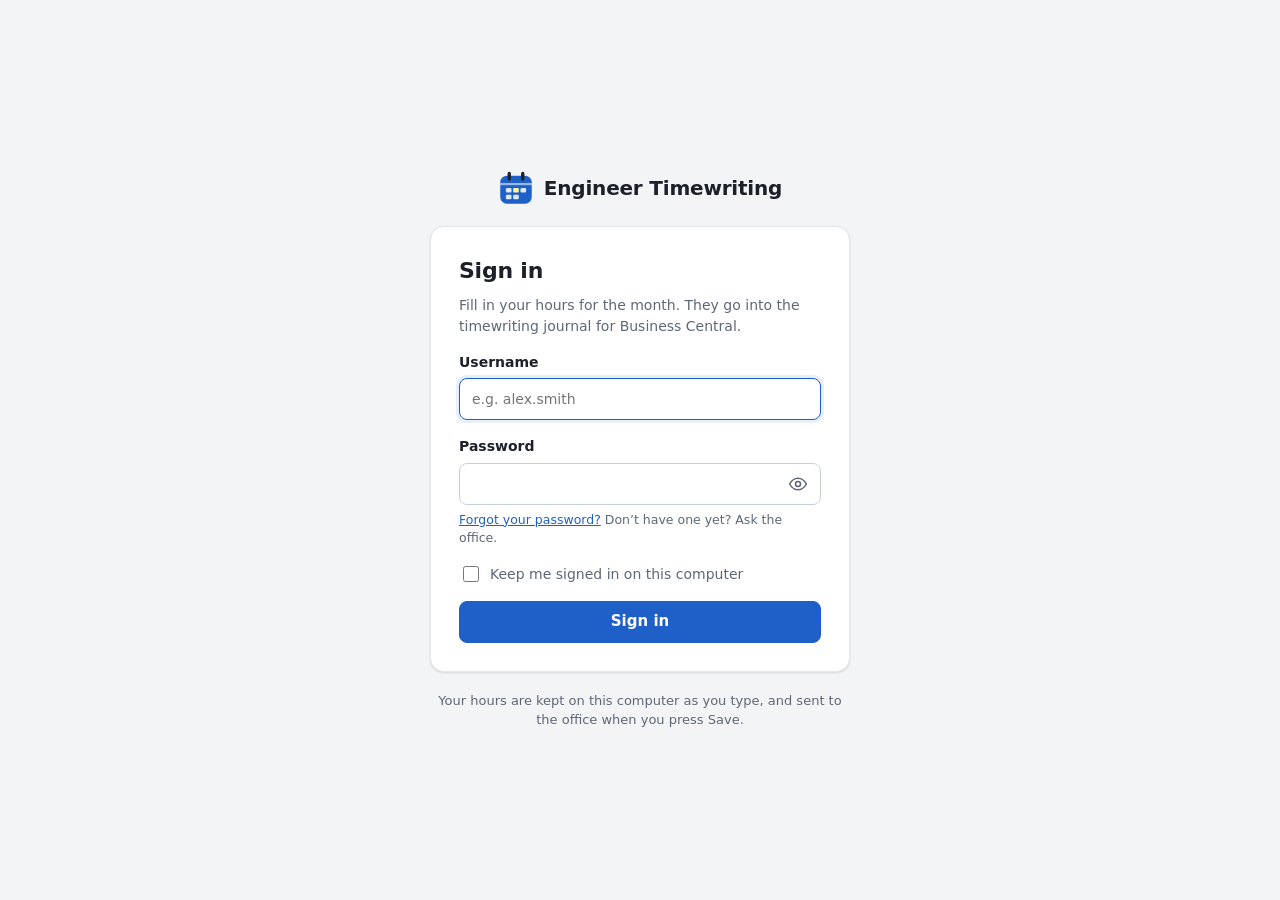
<file: site/index.html>
<!doctype html>
<html lang="en">
<head>
  <meta charset="utf-8">
  <meta name="viewport" content="width=device-width, initial-scale=1">
  <meta http-equiv="Content-Security-Policy" content="default-src 'none'; script-src 'self'; style-src 'self'; img-src 'self' data:; connect-src 'self' https://api.github.com; object-src 'none'; base-uri 'none'; form-action 'none'; frame-src 'none'; worker-src 'none'; manifest-src 'none'; require-trusted-types-for 'script'; trusted-types 'none'; upgrade-insecure-requests">
  <meta name="referrer" content="no-referrer">
  <meta name="robots" content="noindex">
  <title>Sign in · Engineer Timewriting</title>
  <link rel="icon" href="assets/favicon.svg" type="image/svg+xml">
  <link rel="stylesheet" href="assets/styles.css">
  <script type="module" src="assets/signin.js"></script>
</head>
<body class="signin-page">
  <main class="signin">
    <div class="brand brand-lg">
      <svg viewBox="0 0 32 32" aria-hidden="true"><rect class="bm-bg" x="2" y="5" width="28" height="25" rx="6"/><path class="bm-line" d="M2 12.5h28"/><path class="bm-pin" d="M10 3v5M22 3v5"/><rect class="bm-cell" x="7" y="16" width="5" height="4" rx="1"/><rect class="bm-cell bm-hot" x="13.5" y="16" width="5" height="4" rx="1"/><rect class="bm-cell" x="20" y="16" width="5" height="4" rx="1"/><rect class="bm-cell" x="7" y="22" width="5" height="4" rx="1"/><rect class="bm-cell" x="13.5" y="22" width="5" height="4" rx="1"/></svg>
      <span>Engineer Timewriting</span>
    </div>
    <form id="signin-form" class="card signin-card" novalidate>
      <h1>Sign in</h1>
      <p class="muted">Fill in your hours for the month. They go into the timewriting journal for Business Central.</p>
      <label class="field">
        <span>Username</span>
        <input id="username" name="username" autocomplete="username" autocapitalize="none" spellcheck="false" maxlength="40" placeholder="e.g. alex.smith" required>
      </label>
      <label class="field">
        <span>Password</span>
        <span class="password-wrap">
          <input id="password" name="password" type="password" autocomplete="current-password" required>
          <button id="peek" class="peek-btn" type="button" aria-label="Hold to show the password" title="Hold to show the password">
            <svg viewBox="0 0 24 24" aria-hidden="true"><path class="eye" d="M2 12s3.6-7 10-7 10 7 10 7-3.6 7-10 7S2 12 2 12z"/><circle class="eye" cx="12" cy="12" r="3"/><path class="slash" d="M4 4l16 16"/></svg>
          </button>
        </span>
        <small><a href="forgot.html">Forgot your password?</a> Don’t have one yet? Ask the office.</small>
      </label>
      <label class="check"><input id="remember" type="checkbox"> Keep me signed in on this computer</label>
      <p id="message" class="form-message" role="alert" hidden></p>
      <button id="submit" class="btn btn-primary btn-block" type="submit">Sign in</button>
    </form>
    <p class="signin-foot muted">Your hours are kept on this computer as you type, and sent to the office when you press Save.</p>
  </main>
</body>
</html>
</file>
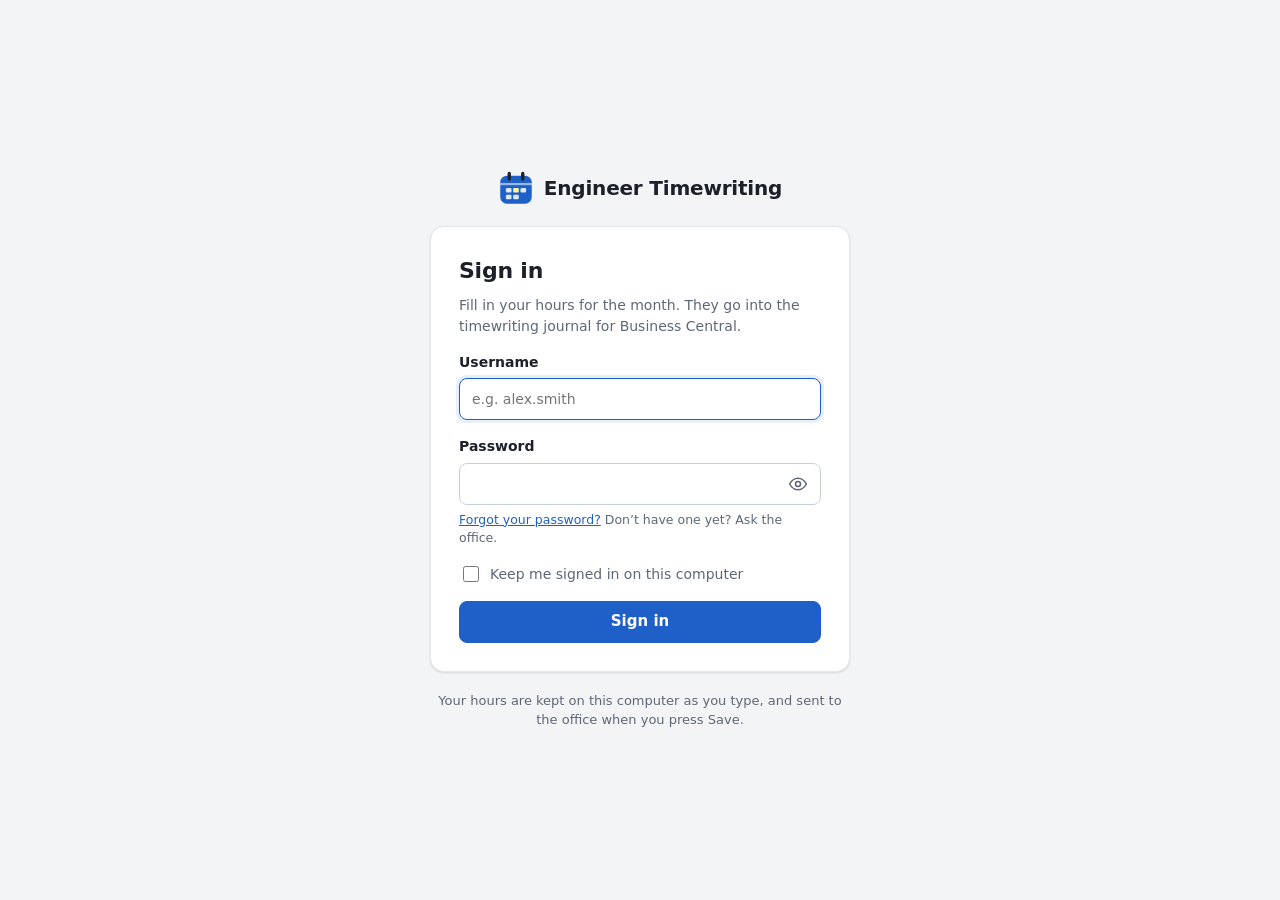
<file: site/admin.html>
<!doctype html>
<html lang="en">
<head>
  <meta charset="utf-8">
  <meta name="viewport" content="width=device-width, initial-scale=1">
  <meta http-equiv="Content-Security-Policy" content="default-src 'none'; script-src 'self'; style-src 'self'; img-src 'self' data:; connect-src 'self' https://api.github.com; object-src 'none'; base-uri 'none'; form-action 'none'; frame-src 'none'; worker-src 'none'; manifest-src 'none'; require-trusted-types-for 'script'; trusted-types 'none'; upgrade-insecure-requests">
  <meta name="referrer" content="no-referrer">
  <meta name="robots" content="noindex">
  <title>Admin · Engineer Timewriting</title>
  <link rel="icon" href="assets/favicon.svg" type="image/svg+xml">
  <link rel="stylesheet" href="assets/styles.css">
  <script type="module" src="assets/admin.js"></script>
</head>
<body class="home-page">
  <header class="topbar">
    <a class="brand" href="admin.html">
      <svg viewBox="0 0 32 32" aria-hidden="true"><rect class="bm-bg" x="2" y="5" width="28" height="25" rx="6"/><path class="bm-line" d="M2 12.5h28"/><path class="bm-pin" d="M10 3v5M22 3v5"/><rect class="bm-cell" x="7" y="16" width="5" height="4" rx="1"/><rect class="bm-cell bm-hot" x="13.5" y="16" width="5" height="4" rx="1"/><rect class="bm-cell" x="20" y="16" width="5" height="4" rx="1"/><rect class="bm-cell" x="7" y="22" width="5" height="4" rx="1"/><rect class="bm-cell" x="13.5" y="22" width="5" height="4" rx="1"/></svg>
      <span>Engineer Timewriting</span>
    </a>
    <span class="topbar-title">Admin</span>
    <div class="user">
      <a id="timesheets-link" class="btn btn-sm" href="home.html" hidden>My timesheets</a>
      <span id="user-name" class="user-name"></span>
      <a class="btn btn-ghost btn-sm" href="settings.html">Settings</a>
      <a class="btn btn-ghost btn-sm" href="index.html?signout=1">Sign out</a>
    </div>
  </header>

  <main class="home home-wide">
    <div id="notices" class="notices" aria-live="polite"></div>

    <section id="jobs-card" class="card admin-card" aria-labelledby="jobs-title">
      <div class="card-head">
        <h1 id="jobs-title">Job list</h1>
        <p id="jobs-current" class="muted">Loading…</p>
      </div>
      <div class="card-body">
        <label id="dropzone" class="dropzone">
          <input id="report-file" class="sr-only" type="file" accept=".xlsx,application/vnd.openxmlformats-officedocument.spreadsheetml.sheet">
          <span class="dropzone-icon" aria-hidden="true">⇪</span>
          <strong>Upload a new Job Task Overview report</strong>
          <span class="muted">Drop the .xlsx exported from Business Central here, or click to choose it. It replaces the current report.</span>
        </label>
        <ol id="upload-steps" class="steps" aria-live="polite" hidden></ol>
      </div>
    </section>

    <section id="staff-card" class="card admin-card" aria-labelledby="staff-title">
      <div class="card-head">
        <h2 id="staff-title">Engineers</h2>
        <p class="muted">Who can sign in to fill in timesheets, and the recharge rate (per hour) used in their journal lines. Changes apply to every month that isn’t closed.</p>
      </div>
      <div id="staff" class="card-body"><p class="muted">Loading…</p></div>
    </section>

    <section id="journals-card" class="card admin-card" aria-labelledby="journals-title">
      <div class="card-head">
        <h2 id="journals-title">Journals</h2>
        <p class="muted">Rebuilt automatically each time an engineer saves. Download the CSV to upload to Business Central, then <strong>Close</strong> the month: that freezes its journal, so later changes to timesheets or rates don’t alter it.</p>
        <label class="check workbook-option"><input id="include-empty" type="checkbox" checked> Include jobs with no hours in the engineer workbooks</label>
      </div>
      <div id="journals" class="card-body"><p class="muted">Loading…</p></div>
    </section>
  </main>
</body>
</html>
</file>
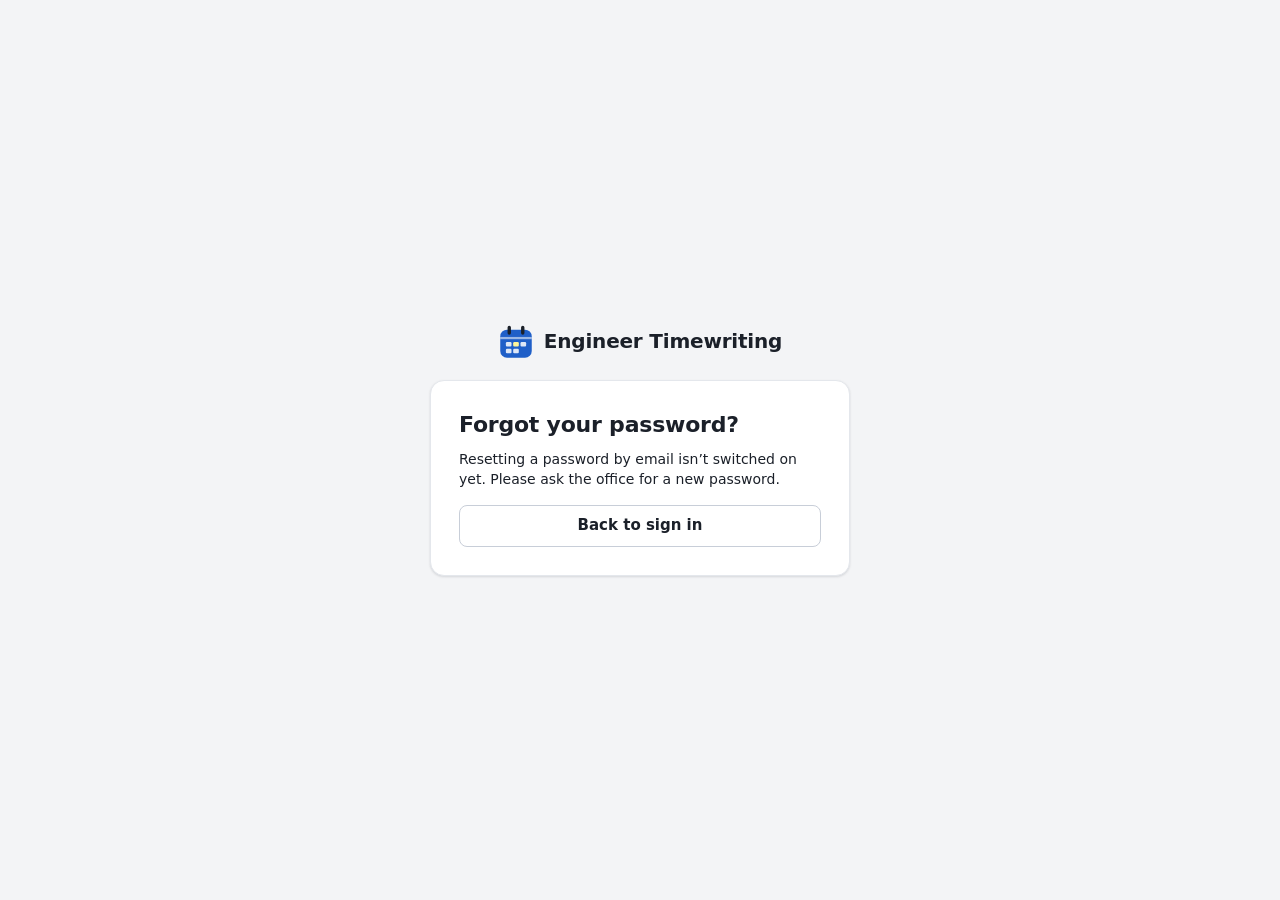
<file: site/forgot.html>
<!doctype html>
<html lang="en">
<head>
  <meta charset="utf-8">
  <meta name="viewport" content="width=device-width, initial-scale=1">
  <meta http-equiv="Content-Security-Policy" content="default-src 'none'; script-src 'self'; style-src 'self'; img-src 'self' data:; connect-src 'self' https://script.google.com https://script.googleusercontent.com; object-src 'none'; base-uri 'none'; form-action 'none'; frame-src 'none'; worker-src 'none'; manifest-src 'none'; require-trusted-types-for 'script'; trusted-types 'none'; upgrade-insecure-requests">
  <meta name="referrer" content="no-referrer">
  <meta name="robots" content="noindex">
  <title>Forgot your password · Engineer Timewriting</title>
  <link rel="icon" href="assets/favicon.svg" type="image/svg+xml">
  <link rel="stylesheet" href="assets/styles.css">
  <script type="module" src="assets/forgot.js"></script>
</head>
<body class="signin-page">
  <main class="signin">
    <div class="brand brand-lg">
      <svg viewBox="0 0 32 32" aria-hidden="true"><rect class="bm-bg" x="2" y="5" width="28" height="25" rx="6"/><path class="bm-line" d="M2 12.5h28"/><path class="bm-pin" d="M10 3v5M22 3v5"/><rect class="bm-cell" x="7" y="16" width="5" height="4" rx="1"/><rect class="bm-cell bm-hot" x="13.5" y="16" width="5" height="4" rx="1"/><rect class="bm-cell" x="20" y="16" width="5" height="4" rx="1"/><rect class="bm-cell" x="7" y="22" width="5" height="4" rx="1"/><rect class="bm-cell" x="13.5" y="22" width="5" height="4" rx="1"/></svg>
      <span>Engineer Timewriting</span>
    </div>
    <form id="forgot-form" class="card signin-card" novalidate>
      <h1>Forgot your password?</h1>
      <p class="muted">Enter your username and we’ll email you a link to choose a new password. It goes to the email address the office has for you.</p>
      <label class="field">
        <span>Username</span>
        <input id="username" name="username" autocomplete="username" autocapitalize="none" spellcheck="false" maxlength="40" placeholder="e.g. alex.smith" required>
        <small>Usually your first and last name with a dot between, like alex.smith.</small>
      </label>
      <p id="message" class="form-message" role="alert" hidden></p>
      <button id="submit" class="btn btn-primary btn-block" type="submit">Email me a reset link</button>
      <p class="signin-alt"><a href="index.html">Back to sign in</a></p>
    </form>
    <section id="sent" class="card signin-card" hidden aria-labelledby="sent-title">
      <h1 id="sent-title">Check your email</h1>
      <p>If <strong id="sent-user"></strong> has an email address with the office, a link to choose a new password is on its way.</p>
      <ul class="plain-list muted">
        <li>It usually arrives within a couple of minutes. Check your junk folder too.</li>
        <li>The link works once, for an hour. Your old password keeps working until you use it.</li>
        <li>Nothing arrived? Ask the office for a new password.</li>
      </ul>
      <a class="btn btn-block" href="index.html">Back to sign in</a>
    </section>
    <section id="off" class="card signin-card" hidden>
      <h1>Forgot your password?</h1>
      <p>Resetting a password by email isn’t switched on yet. Please ask the office for a new password.</p>
      <a class="btn btn-block" href="index.html">Back to sign in</a>
    </section>
  </main>
</body>
</html>
</file>
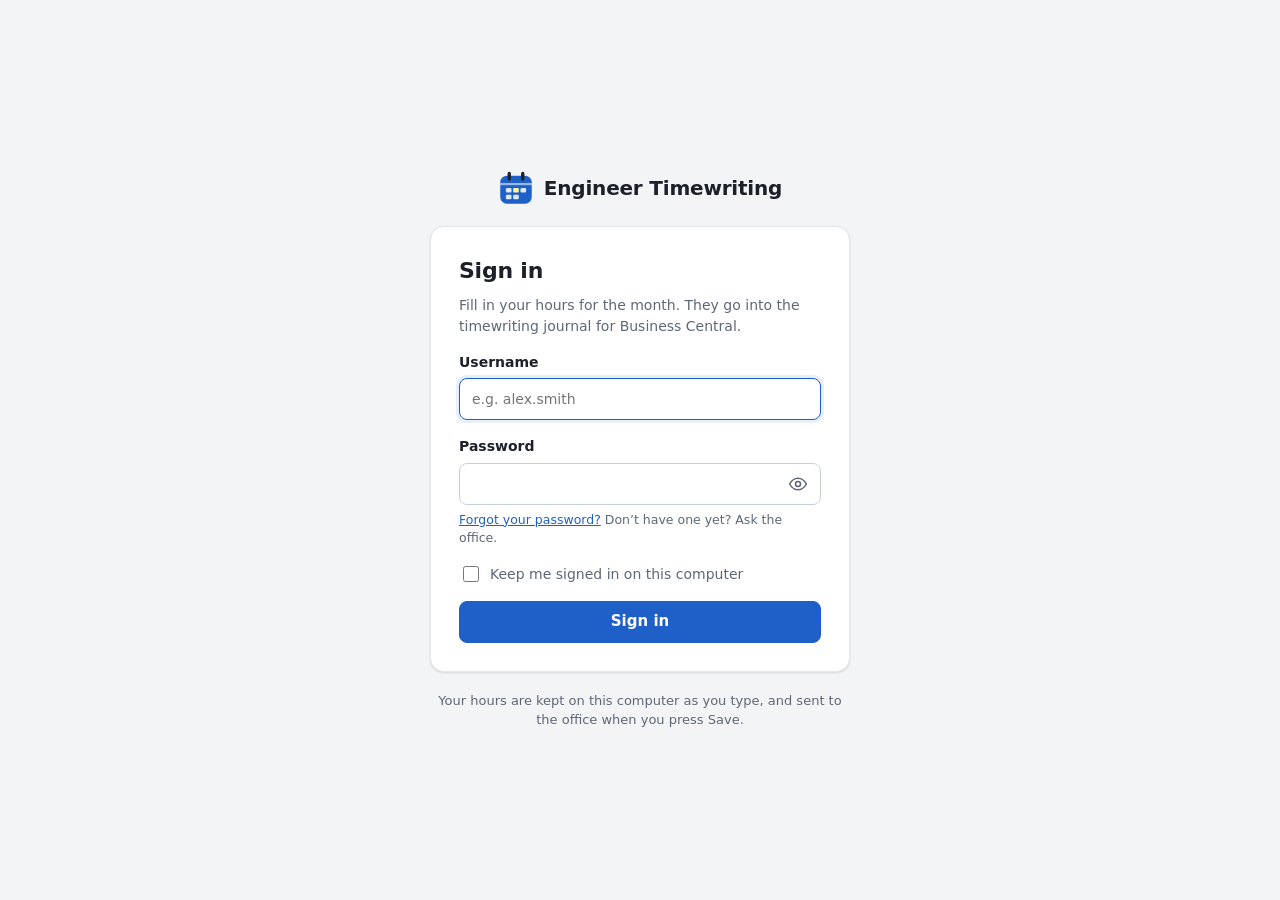
<file: site/home.html>
<!doctype html>
<html lang="en">
<head>
  <meta charset="utf-8">
  <meta name="viewport" content="width=device-width, initial-scale=1">
  <meta http-equiv="Content-Security-Policy" content="default-src 'none'; script-src 'self'; style-src 'self'; img-src 'self' data:; connect-src 'self' https://api.github.com; object-src 'none'; base-uri 'none'; form-action 'none'; frame-src 'none'; worker-src 'none'; manifest-src 'none'; require-trusted-types-for 'script'; trusted-types 'none'; upgrade-insecure-requests">
  <meta name="referrer" content="no-referrer">
  <meta name="robots" content="noindex">
  <title>My timesheets · Engineer Timewriting</title>
  <link rel="icon" href="assets/favicon.svg" type="image/svg+xml">
  <link rel="stylesheet" href="assets/styles.css">
  <script type="module" src="assets/home.js"></script>
</head>
<body class="home-page">
  <header class="topbar">
    <a class="brand" href="home.html">
      <svg viewBox="0 0 32 32" aria-hidden="true"><rect class="bm-bg" x="2" y="5" width="28" height="25" rx="6"/><path class="bm-line" d="M2 12.5h28"/><path class="bm-pin" d="M10 3v5M22 3v5"/><rect class="bm-cell" x="7" y="16" width="5" height="4" rx="1"/><rect class="bm-cell bm-hot" x="13.5" y="16" width="5" height="4" rx="1"/><rect class="bm-cell" x="20" y="16" width="5" height="4" rx="1"/><rect class="bm-cell" x="7" y="22" width="5" height="4" rx="1"/><rect class="bm-cell" x="13.5" y="22" width="5" height="4" rx="1"/></svg>
      <span>Engineer Timewriting</span>
    </a>
    <span></span>
    <div class="user">
      <a id="admin-link" class="btn btn-sm" href="admin.html" hidden>Admin</a>
      <span id="user-name" class="user-name"></span>
      <a class="btn btn-ghost btn-sm" href="settings.html">Settings</a>
      <a class="btn btn-ghost btn-sm" href="index.html?signout=1">Sign out</a>
    </div>
  </header>

  <main class="home">
    <div id="notices" class="notices" aria-live="polite"></div>

    <section class="card sheets-card" aria-labelledby="all-sheets">
      <div class="sheets-head sheets-head-actions">
        <div>
          <h1 id="all-sheets">Your timesheets</h1>
          <p id="sheets-hint" class="muted">Open a month to fill in or change your hours. <strong>New timesheet</strong> starts another month, empty or with the job template copied from one you’ve done before.</p>
        </div>
        <button id="new-sheet" class="btn btn-primary" type="button" hidden>New timesheet</button>
      </div>
      <div id="new-panel" class="new-panel" hidden></div>
      <div id="sheets" class="sheets-body"><p class="muted pad">Loading…</p></div>
    </section>

    <p id="meta" class="meta"></p>
  </main>
</body>
</html>
</file>
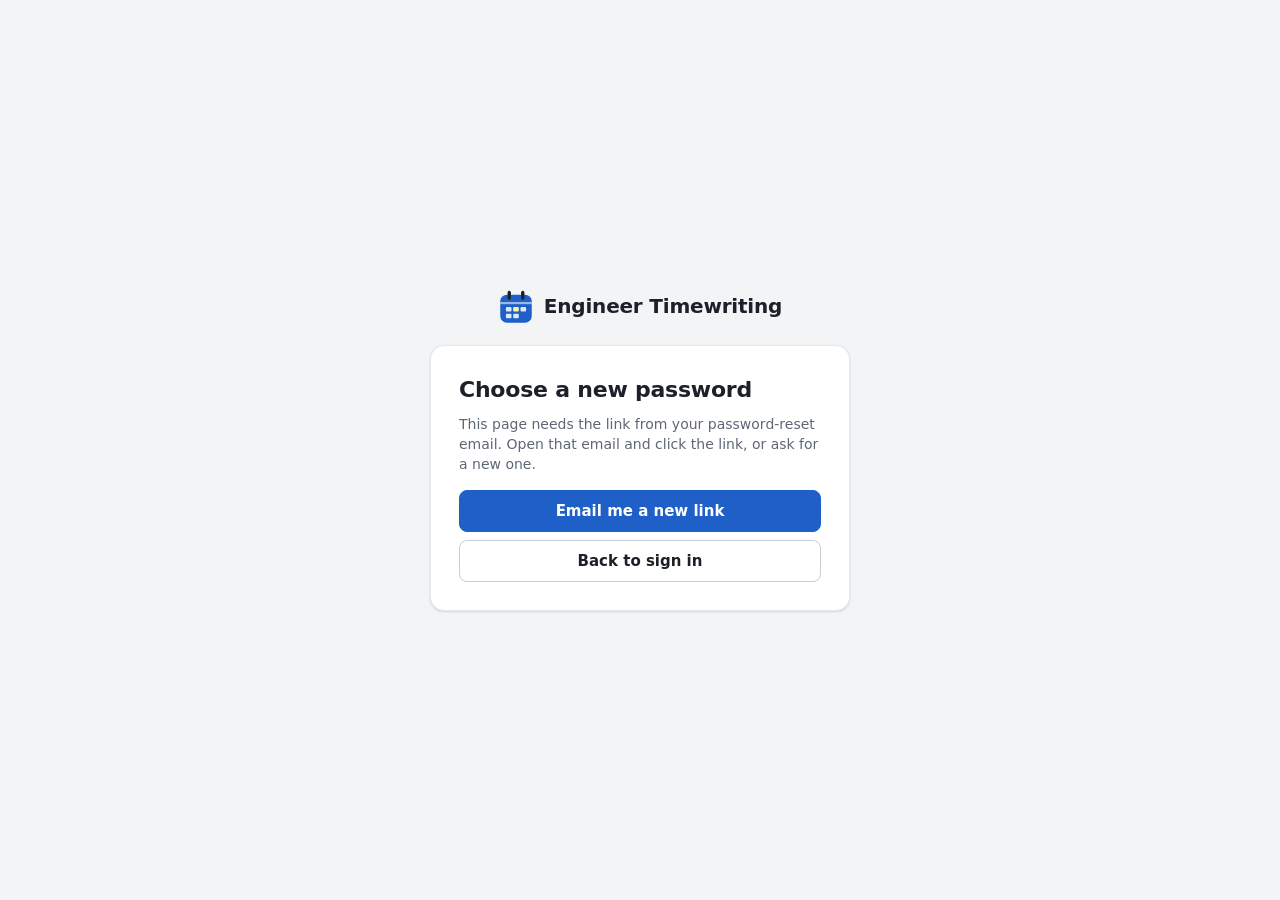
<file: site/reset.html>
<!doctype html>
<html lang="en">
<head>
  <meta charset="utf-8">
  <meta name="viewport" content="width=device-width, initial-scale=1">
  <meta http-equiv="Content-Security-Policy" content="default-src 'none'; script-src 'self'; style-src 'self'; img-src 'self' data:; connect-src 'self' https://api.github.com; object-src 'none'; base-uri 'none'; form-action 'none'; frame-src 'none'; worker-src 'none'; manifest-src 'none'; require-trusted-types-for 'script'; trusted-types 'none'; upgrade-insecure-requests">
  <meta name="referrer" content="no-referrer">
  <meta name="robots" content="noindex">
  <title>Choose a new password · Engineer Timewriting</title>
  <link rel="icon" href="assets/favicon.svg" type="image/svg+xml">
  <link rel="stylesheet" href="assets/styles.css">
  <script type="module" src="assets/reset.js"></script>
</head>
<body class="signin-page">
  <main class="signin">
    <div class="brand brand-lg">
      <svg viewBox="0 0 32 32" aria-hidden="true"><rect class="bm-bg" x="2" y="5" width="28" height="25" rx="6"/><path class="bm-line" d="M2 12.5h28"/><path class="bm-pin" d="M10 3v5M22 3v5"/><rect class="bm-cell" x="7" y="16" width="5" height="4" rx="1"/><rect class="bm-cell bm-hot" x="13.5" y="16" width="5" height="4" rx="1"/><rect class="bm-cell" x="20" y="16" width="5" height="4" rx="1"/><rect class="bm-cell" x="7" y="22" width="5" height="4" rx="1"/><rect class="bm-cell" x="13.5" y="22" width="5" height="4" rx="1"/></svg>
      <span>Engineer Timewriting</span>
    </div>
    <section id="status" class="card signin-card" aria-live="polite">
      <h1 id="status-title">Checking your link…</h1>
      <p id="status-text" class="muted">This takes a moment.</p>
      <div id="status-actions"></div>
    </section>
    <form id="reset-form" class="card signin-card" novalidate hidden>
      <h1>Choose a new password</h1>
      <p class="muted">For <strong id="reset-user"></strong>. Use at least 12 characters: a few words with spaces works well. Capitals, spaces and dashes don’t matter.</p>
      <label class="field">
        <span>New password</span>
        <span class="password-wrap">
          <input id="new-password" type="password" autocomplete="new-password" required>
          <button id="peek-new" class="peek-btn" type="button" aria-label="Hold to show the password" title="Hold to show the password">
            <svg viewBox="0 0 24 24" aria-hidden="true"><path class="eye" d="M2 12s3.6-7 10-7 10 7 10 7-3.6 7-10 7S2 12 2 12z"/><circle class="eye" cx="12" cy="12" r="3"/><path class="slash" d="M4 4l16 16"/></svg>
          </button>
        </span>
      </label>
      <label class="field">
        <span>New password again</span>
        <span class="password-wrap">
          <input id="new-password-again" type="password" autocomplete="new-password" required>
          <button id="peek-again" class="peek-btn" type="button" aria-label="Hold to show the password" title="Hold to show the password">
            <svg viewBox="0 0 24 24" aria-hidden="true"><path class="eye" d="M2 12s3.6-7 10-7 10 7 10 7-3.6 7-10 7S2 12 2 12z"/><circle class="eye" cx="12" cy="12" r="3"/><path class="slash" d="M4 4l16 16"/></svg>
          </button>
        </span>
      </label>
      <p id="message" class="form-message" role="alert" hidden></p>
      <button id="submit" class="btn btn-primary btn-block" type="submit">Set my new password</button>
      <p class="signin-alt muted">This link works once, until <span id="reset-expires"></span>.</p>
    </form>
  </main>
</body>
</html>
</file>
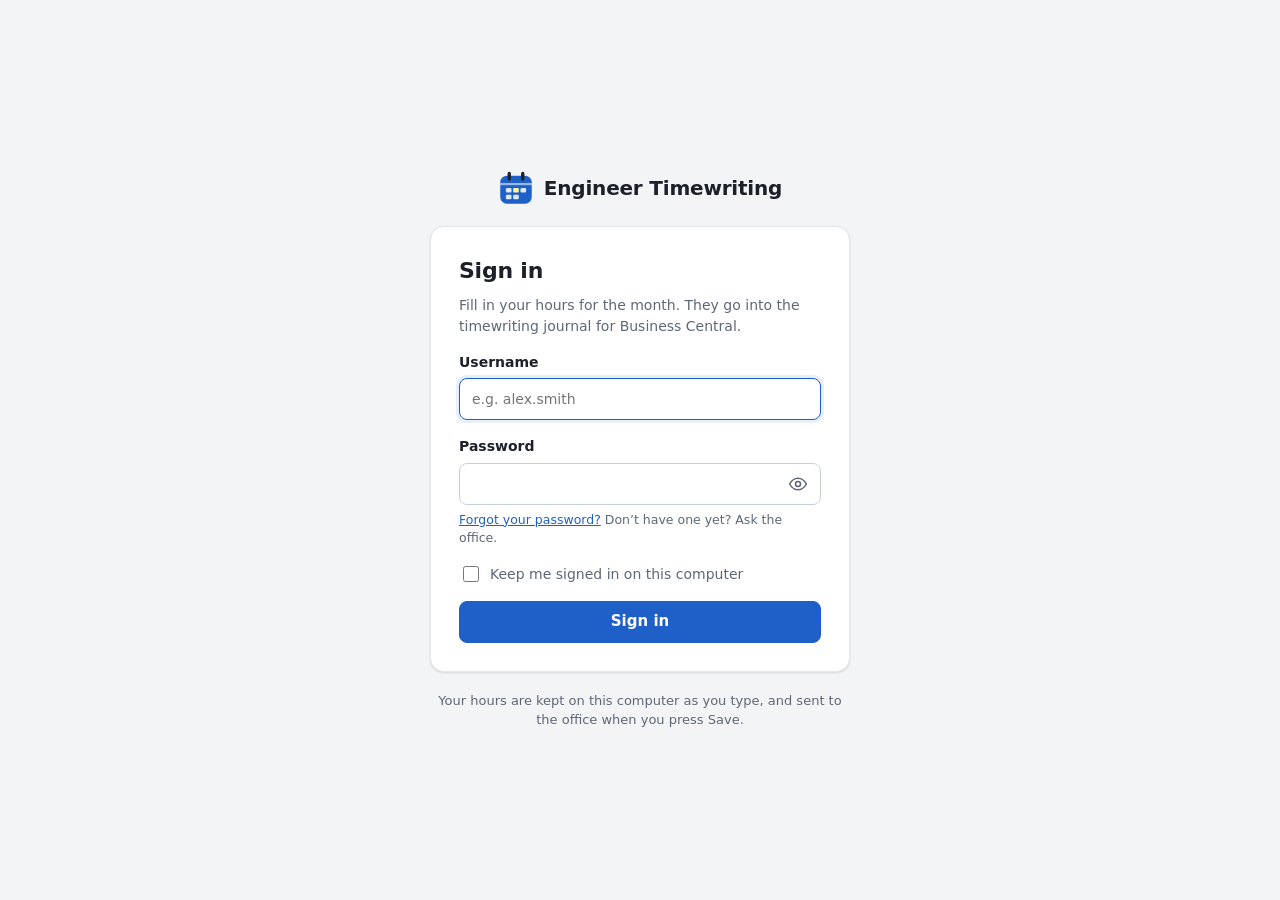
<file: site/settings.html>
<!doctype html>
<html lang="en">
<head>
  <meta charset="utf-8">
  <meta name="viewport" content="width=device-width, initial-scale=1">
  <meta http-equiv="Content-Security-Policy" content="default-src 'none'; script-src 'self'; style-src 'self'; img-src 'self' data:; connect-src 'self' https://api.github.com; object-src 'none'; base-uri 'none'; form-action 'none'; frame-src 'none'; worker-src 'none'; manifest-src 'none'; require-trusted-types-for 'script'; trusted-types 'none'; upgrade-insecure-requests">
  <meta name="referrer" content="no-referrer">
  <meta name="robots" content="noindex">
  <title>Settings · Engineer Timewriting</title>
  <link rel="icon" href="assets/favicon.svg" type="image/svg+xml">
  <link rel="stylesheet" href="assets/styles.css">
  <script type="module" src="assets/settings.js"></script>
</head>
<body class="home-page">
  <header class="topbar">
    <a class="brand" href="home.html">
      <svg viewBox="0 0 32 32" aria-hidden="true"><rect class="bm-bg" x="2" y="5" width="28" height="25" rx="6"/><path class="bm-line" d="M2 12.5h28"/><path class="bm-pin" d="M10 3v5M22 3v5"/><rect class="bm-cell" x="7" y="16" width="5" height="4" rx="1"/><rect class="bm-cell bm-hot" x="13.5" y="16" width="5" height="4" rx="1"/><rect class="bm-cell" x="20" y="16" width="5" height="4" rx="1"/><rect class="bm-cell" x="7" y="22" width="5" height="4" rx="1"/><rect class="bm-cell" x="13.5" y="22" width="5" height="4" rx="1"/></svg>
      <span>Engineer Timewriting</span>
    </a>
    <span></span>
    <div class="user">
      <a id="timesheets-link" class="btn btn-sm" href="home.html" hidden>My timesheets</a>
      <a id="admin-link" class="btn btn-sm" href="admin.html" hidden>Admin</a>
      <span id="user-name" class="user-name"></span>
      <a class="btn btn-ghost btn-sm" href="index.html?signout=1">Sign out</a>
    </div>
  </header>

  <main class="settings">
    <div id="notices" class="notices" aria-live="polite"></div>
    <h1 class="page-title">Settings</h1>

    <section class="card settings-card" aria-labelledby="account-title">
      <h2 id="account-title">Your account</h2>
      <dl class="facts">
        <div><dt>Name</dt><dd id="acct-name">…</dd></div>
        <div><dt>Username</dt><dd id="acct-username">…</dd></div>
        <div><dt>Access</dt><dd id="acct-role">…</dd></div>
      </dl>
    </section>

    <section class="card settings-card" aria-labelledby="pw-title">
      <h2 id="pw-title">Change your password</h2>
      <form id="pw-form" class="settings-form" novalidate>
        <p class="muted">Choose a password only you know: at least 12 characters (a few words with spaces works well). Capitals, spaces and dashes don’t matter. The office never sees it.</p>
        <label class="field">
          <span>Current password</span>
          <span class="password-wrap">
            <input id="current-password" type="password" autocomplete="current-password" required>
            <button id="peek-current" class="peek-btn" type="button" aria-label="Hold to show the password" title="Hold to show the password">
              <svg viewBox="0 0 24 24" aria-hidden="true"><path class="eye" d="M2 12s3.6-7 10-7 10 7 10 7-3.6 7-10 7S2 12 2 12z"/><circle class="eye" cx="12" cy="12" r="3"/><path class="slash" d="M4 4l16 16"/></svg>
            </button>
          </span>
        </label>
        <label class="field">
          <span>New password</span>
          <span class="password-wrap">
            <input id="new-password" type="password" autocomplete="new-password" required>
            <button id="peek-new" class="peek-btn" type="button" aria-label="Hold to show the password" title="Hold to show the password">
              <svg viewBox="0 0 24 24" aria-hidden="true"><path class="eye" d="M2 12s3.6-7 10-7 10 7 10 7-3.6 7-10 7S2 12 2 12z"/><circle class="eye" cx="12" cy="12" r="3"/><path class="slash" d="M4 4l16 16"/></svg>
            </button>
          </span>
        </label>
        <label class="field">
          <span>New password again</span>
          <span class="password-wrap">
            <input id="new-password-again" type="password" autocomplete="new-password" required>
            <button id="peek-again" class="peek-btn" type="button" aria-label="Hold to show the password" title="Hold to show the password">
              <svg viewBox="0 0 24 24" aria-hidden="true"><path class="eye" d="M2 12s3.6-7 10-7 10 7 10 7-3.6 7-10 7S2 12 2 12z"/><circle class="eye" cx="12" cy="12" r="3"/><path class="slash" d="M4 4l16 16"/></svg>
            </button>
          </span>
        </label>
        <p id="pw-message" class="form-message" role="alert" hidden></p>
        <p id="pw-done" class="form-ok" role="status" hidden></p>
        <button id="pw-submit" class="btn btn-primary" type="submit">Change password</button>
      </form>
    </section>

    <section class="card settings-card" aria-labelledby="email-title">
      <h2 id="email-title">Password reset email</h2>
      <p id="email-text" class="muted">Loading…</p>
    </section>
  </main>
</body>
</html>
</file>
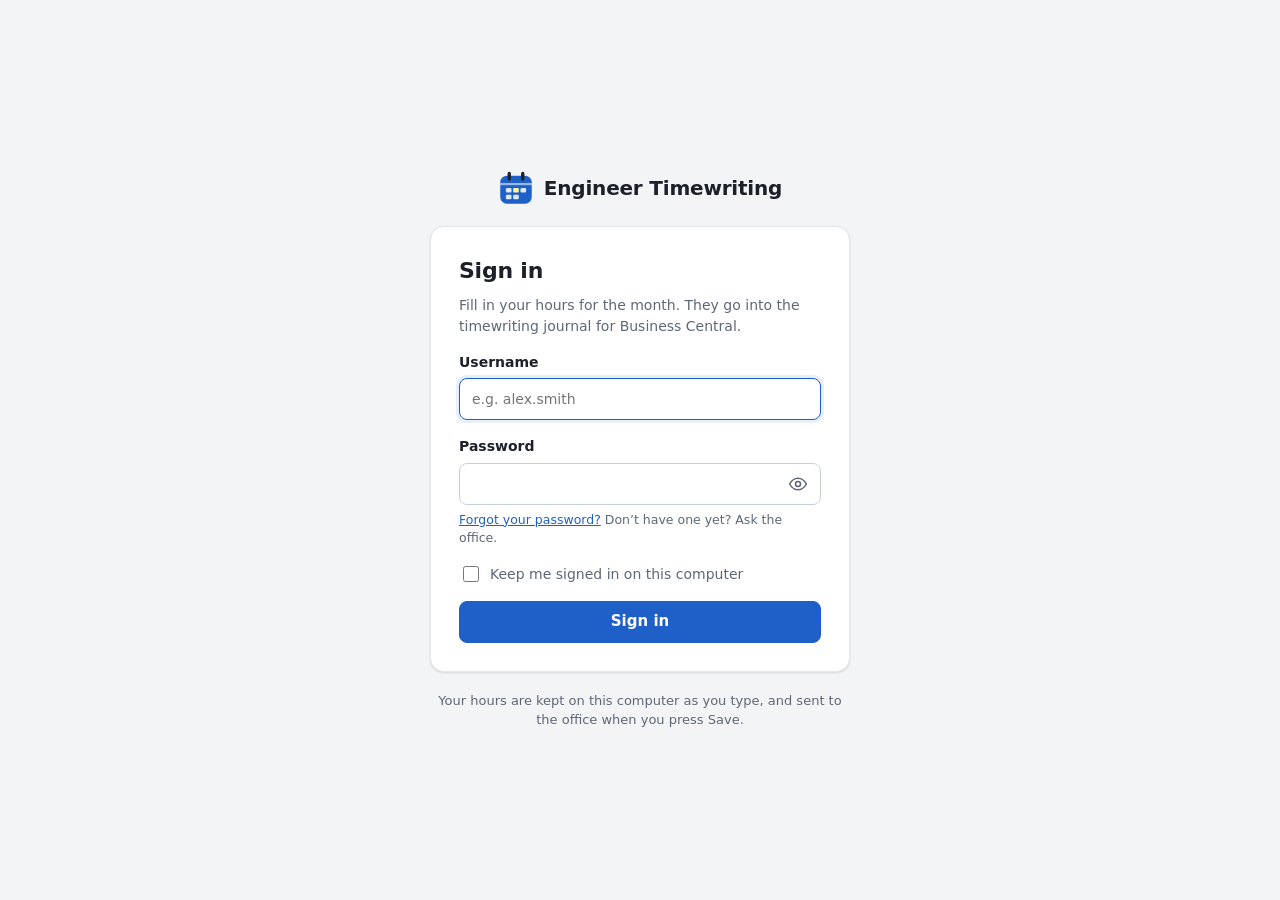
<file: site/timesheet.html>
<!doctype html>
<html lang="en">
<head>
  <meta charset="utf-8">
  <meta name="viewport" content="width=device-width, initial-scale=1">
  <meta http-equiv="Content-Security-Policy" content="default-src 'none'; script-src 'self'; style-src 'self'; img-src 'self' data:; connect-src 'self' https://api.github.com; object-src 'none'; base-uri 'none'; form-action 'none'; frame-src 'none'; worker-src 'none'; manifest-src 'none'; require-trusted-types-for 'script'; trusted-types 'none'; upgrade-insecure-requests">
  <meta name="referrer" content="no-referrer">
  <meta name="robots" content="noindex">
  <title>Timesheet · Engineer Timewriting</title>
  <link rel="icon" href="assets/favicon.svg" type="image/svg+xml">
  <link rel="stylesheet" href="assets/styles.css">
  <script type="module" src="assets/timesheet.js"></script>
</head>
<body class="app-page">
  <header class="topbar">
    <a class="brand" href="home.html">
      <svg viewBox="0 0 32 32" aria-hidden="true"><rect class="bm-bg" x="2" y="5" width="28" height="25" rx="6"/><path class="bm-line" d="M2 12.5h28"/><path class="bm-pin" d="M10 3v5M22 3v5"/><rect class="bm-cell" x="7" y="16" width="5" height="4" rx="1"/><rect class="bm-cell bm-hot" x="13.5" y="16" width="5" height="4" rx="1"/><rect class="bm-cell" x="20" y="16" width="5" height="4" rx="1"/><rect class="bm-cell" x="7" y="22" width="5" height="4" rx="1"/><rect class="bm-cell" x="13.5" y="22" width="5" height="4" rx="1"/></svg>
      <span>Engineer Timewriting</span>
    </a>
    <nav class="month-nav" aria-label="Month">
      <button id="prev-month" class="icon-btn" type="button" aria-label="Previous month">‹</button>
      <h1 id="month-label" class="month-label">&nbsp;</h1>
      <button id="next-month" class="icon-btn" type="button" aria-label="Next month">›</button>
    </nav>
    <div class="user">
      <a class="btn btn-sm" href="home.html">My timesheets</a>
      <span id="user-name" class="user-name"></span>
      <a class="btn btn-ghost btn-sm" href="settings.html">Settings</a>
      <a class="btn btn-ghost btn-sm" href="index.html?signout=1">Sign out</a>
    </div>
  </header>

  <main class="app-main">
    <div id="notices" class="notices" aria-live="polite"></div>
    <div id="loading" class="loading">Opening the job list…</div>
    <div id="grid-wrap" class="grid-wrap" hidden></div>
    <p id="meta" class="meta"></p>
  </main>

  <footer id="savebar" class="savebar" hidden>
    <div class="savebar-status"><span id="save-status" class="save-status" aria-live="polite"></span></div>
    <div id="totals" class="savebar-totals"></div>
    <div class="savebar-actions">
      <button id="preview-btn" class="btn" type="button">Journal preview</button>
      <button id="save-btn" class="btn btn-primary" type="button" title="Save (Ctrl+S)">Save</button>
    </div>
  </footer>

  <dialog id="preview" class="dialog dialog-wide" aria-labelledby="preview-title">
    <div class="dialog-head">
      <h2 id="preview-title">Journal preview</h2>
      <button id="preview-close" class="icon-btn" type="button" aria-label="Close">×</button>
    </div>
    <div id="preview-body" class="dialog-body"></div>
  </dialog>

  <ul id="job-options" class="listbox" role="listbox" aria-label="Open jobs" hidden></ul>
</body>
</html>
</file>
<file: site/assets/styles.css>
/* Engineer Timewriting: one stylesheet for the sign-in and timesheet pages. */

:root {
  --bg: #f3f4f6;
  --surface: #ffffff;
  --head: #f8f9fb;
  --head-weekend: #eef0f4;
  --hover: #f5f7fa;
  --line: #e4e7ec;
  --line-strong: #c8ced8;
  --text: #1b2029;
  --muted: #5e6776;
  --faint: #8b93a1;
  --accent: #1f5fc8;
  --accent-hover: #194fa8;
  --accent-weak: #e7effd;
  --accent-text: #ffffff;
  --weekend: #f6f7f9;
  --today-col: #fffbea;
  --row-focus: rgba(31, 95, 200, 0.05);
  --filled: #f2f6fe;
  --capex: #6a3fc1;
  --capex-bg: #efe8fc;
  --revex: #0d7653;
  --revex-bg: #e1f4ec;
  --danger: #b4231a;
  --danger-bg: #fdeceb;
  --warn: #8a5800;
  --warn-bg: #fff4d9;
  --ok: #0d7653;
  --ok-bg: #e1f4ec;
  --info-bg: #eaf1fd;
  --yellow: #fff59a;
  --shadow: 0 1px 2px rgba(16, 24, 40, 0.05), 0 1px 3px rgba(16, 24, 40, 0.08);
  --shadow-lg: 0 12px 32px rgba(16, 24, 40, 0.16);
  --radius: 10px;
  --w-label: 300px;
  --w-type: 92px;
  --w-total: 64px;
  --w-day: 44px;
  --h-head: 46px;
  --row-h: 40px;
  color-scheme: light;
}

@media (prefers-color-scheme: dark) {
  :root:not([data-theme="light"]) {
    --bg: #0e1116;
    --surface: #161a20;
    --head: #1b2028;
    --head-weekend: #20262f;
    --hover: #1d222a;
    --line: #2a303a;
    --line-strong: #3b4350;
    --text: #e7eaef;
    --muted: #a3abb8;
    --faint: #7c8594;
    --accent: #6ea3ff;
    --accent-hover: #8db7ff;
    --accent-weak: #1b2a43;
    --accent-text: #0b1222;
    --weekend: #191d24;
    --today-col: #2a2614;
    --row-focus: rgba(110, 163, 255, 0.07);
    --filled: #1a2333;
    --capex: #c4a8ff;
    --capex-bg: #2a2143;
    --revex: #5fd3a7;
    --revex-bg: #12302a;
    --danger: #ff8d84;
    --danger-bg: #3a1c1a;
    --warn: #f0c35a;
    --warn-bg: #352b12;
    --ok: #5fd3a7;
    --ok-bg: #12302a;
    --info-bg: #17243a;
    --yellow: #5a5314;
    --shadow: 0 1px 2px rgba(0, 0, 0, 0.4);
    --shadow-lg: 0 12px 32px rgba(0, 0, 0, 0.5);
    color-scheme: dark;
  }
}

*, *::before, *::after { box-sizing: border-box; }

html, body { margin: 0; }

body {
  background: var(--bg);
  color: var(--text);
  font: 14px/1.45 system-ui, -apple-system, "Segoe UI", Roboto, "Helvetica Neue", Arial, sans-serif;
  -webkit-font-smoothing: antialiased;
}

button, input, select { font: inherit; color: inherit; }

[hidden] { display: none !important; }

.muted { color: var(--muted); }

/* ------------------------------------------------------------------ brand */

.brand {
  display: inline-flex;
  align-items: center;
  gap: 10px;
  color: var(--text);
  text-decoration: none;
  font-weight: 650;
  letter-spacing: -0.01em;
  white-space: nowrap;
}
.brand svg { width: 28px; height: 28px; flex: none; }
.brand-lg { font-size: 20px; }
.brand-lg svg { width: 36px; height: 36px; }
.bm-bg { fill: var(--accent); }
.bm-line { stroke: var(--accent-text); stroke-width: 2; opacity: 0.55; }
.bm-pin { stroke: var(--text); stroke-width: 3; stroke-linecap: round; }
.bm-cell { fill: var(--accent-text); opacity: 0.85; }
.bm-hot { fill: var(--yellow); opacity: 1; }

/* ---------------------------------------------------------------- buttons */

.btn {
  display: inline-flex;
  align-items: center;
  justify-content: center;
  gap: 6px;
  height: 36px;
  padding: 0 14px;
  border: 1px solid var(--line-strong);
  border-radius: 8px;
  background: var(--surface);
  color: var(--text);
  font-weight: 550;
  text-decoration: none;
  cursor: pointer;
  transition: background 0.15s, border-color 0.15s, box-shadow 0.15s;
}
.btn:hover { background: var(--hover); }
.btn:focus-visible, .icon-btn:focus-visible { outline: 2px solid var(--accent); outline-offset: 2px; }
.btn:disabled { opacity: 0.55; cursor: default; }
.btn-primary { background: var(--accent); border-color: var(--accent); color: var(--accent-text); }
.btn-primary:hover { background: var(--accent-hover); border-color: var(--accent-hover); }
.btn-primary.attention { box-shadow: 0 0 0 4px var(--accent-weak); }
.btn-ghost { border-color: transparent; background: transparent; }
.btn-sm { height: 30px; padding: 0 10px; font-size: 13px; }
.btn-block { width: 100%; height: 42px; font-size: 15px; }

.icon-btn {
  display: inline-grid;
  place-items: center;
  width: 32px;
  height: 32px;
  border: 0;
  border-radius: 8px;
  background: transparent;
  color: var(--muted);
  font-size: 20px;
  line-height: 1;
  cursor: pointer;
}
.icon-btn:hover { background: var(--hover); color: var(--text); }
.icon-btn:disabled { opacity: 0.4; cursor: default; }

/* --------------------------------------------------------------- sign in */

.signin-page { min-height: 100vh; display: grid; place-items: center; padding: 24px 16px; }
.signin { width: 100%; max-width: 420px; display: grid; gap: 20px; justify-items: center; }
.card { background: var(--surface); border: 1px solid var(--line); border-radius: 14px; box-shadow: var(--shadow); }
.signin-card { width: 100%; padding: 28px; display: grid; gap: 16px; }
.signin-card h1 { margin: 0; font-size: 22px; letter-spacing: -0.01em; }
.signin-card > p { margin: -8px 0 0; }
.field { display: grid; gap: 6px; }
.field > span { font-weight: 600; }
.field small { color: var(--muted); font-size: 12.5px; }
.field input {
  height: 42px;
  padding: 0 12px;
  border: 1px solid var(--line-strong);
  border-radius: 8px;
  background: var(--surface);
}
.field input:focus { outline: none; border-color: var(--accent); box-shadow: 0 0 0 3px var(--accent-weak); }
.check { display: flex; align-items: center; gap: 8px; color: var(--muted); }
.check input { width: 16px; height: 16px; accent-color: var(--accent); }
.form-message { margin: 0; padding: 10px 12px; border-radius: 8px; background: var(--danger-bg); color: var(--danger); }
.name-check { padding: 12px; border-radius: 8px; background: var(--warn-bg); color: var(--text); }
.name-check p { margin: 0 0 10px; }
.name-options { display: flex; flex-wrap: wrap; gap: 8px; }
.signin-foot { margin: 0; text-align: center; font-size: 13px; }
.signin a:not(.btn) { color: var(--accent); }
.signin a:not(.btn):hover { color: var(--accent-hover); }

/* --------------------------------------------------------------- app page */

.app-page { height: 100vh; height: 100dvh; display: flex; flex-direction: column; overflow: hidden; }

.topbar {
  flex: none;
  display: grid;
  grid-template-columns: 1fr auto 1fr;
  align-items: center;
  gap: 12px;
  height: 60px;
  padding: 0 16px;
  background: var(--surface);
  border-bottom: 1px solid var(--line);
}
.month-nav { display: flex; align-items: center; gap: 4px; }
.month-label { margin: 0; min-width: 170px; text-align: center; font-size: 18px; font-weight: 650; letter-spacing: -0.01em; }
.user { justify-self: end; display: flex; align-items: center; gap: 8px; min-width: 0; }
.user-name { font-weight: 600; overflow: hidden; text-overflow: ellipsis; white-space: nowrap; }

.app-main { flex: 1; min-height: 0; display: flex; flex-direction: column; gap: 12px; padding: 16px; }
.loading { padding: 48px 16px; text-align: center; color: var(--muted); }
.meta { flex: none; margin: 0; font-size: 12.5px; color: var(--faint); }

.notices { flex: none; display: grid; gap: 8px; }
.notices:empty { display: none; }
.notice {
  display: flex;
  flex-wrap: wrap;
  align-items: center;
  gap: 6px 12px;
  padding: 10px 14px;
  border-radius: 10px;
  border: 1px solid transparent;
}
.notice-text { flex: 1 1 320px; }
.notice-list { flex-basis: 100%; margin: 2px 0 0; padding-left: 20px; }
.notice-info { background: var(--info-bg); }
.notice-warn { background: var(--warn-bg); }
.notice-warn strong { color: var(--warn); }
.notice-error { background: var(--danger-bg); color: var(--danger); }
.notice-view { background: var(--accent-weak); box-shadow: inset 4px 0 0 var(--accent); }
.notice-view .notice-text { color: var(--text); }
.viewing-as .topbar { box-shadow: inset 0 -3px 0 var(--accent); }

/* --------------------------------------------------------------- the grid */

.grid-wrap {
  flex: 1;
  min-height: 220px;
  overflow: auto;
  background: var(--surface);
  border: 1px solid var(--line);
  border-radius: var(--radius);
  box-shadow: var(--shadow);
  overscroll-behavior: contain;
}
.grid-wrap.busy { opacity: 0.55; cursor: progress; }

.grid {
  border-collapse: separate;
  border-spacing: 0;
  table-layout: fixed;
  width: max-content;
  min-width: 100%;
  font-variant-numeric: tabular-nums;
}
.col-label { width: var(--w-label); }
.col-type { width: var(--w-type); }
.col-total { width: var(--w-total); }
.col-day { width: var(--w-day); }

.grid th, .grid td {
  padding: 0;
  height: var(--row-h);
  border-right: 1px solid var(--line);
  border-bottom: 1px solid var(--line);
  background-color: var(--surface);
  text-align: center;
  vertical-align: middle;
  font-weight: 400;
}
.grid thead th {
  position: sticky;
  top: 0;
  z-index: 3;
  height: var(--h-head);
  background-color: var(--head);
  color: var(--muted);
  font-size: 12px;
  font-weight: 600;
}
.grid thead tr.totals th {
  top: var(--h-head);
  height: 32px;
  color: var(--text);
  font-size: 13px;
  border-bottom: 1px solid var(--line-strong);
}
.grid thead th.weekend { background-color: var(--head-weekend); }
.grid thead .c-label { padding: 0 12px; text-align: left; }
.totals-label { font-weight: 600; }
.daytotal { font-weight: 600 !important; }
.daytotal.over { color: var(--danger) !important; background-color: var(--danger-bg) !important; }
.grand { font-weight: 700 !important; }

.dow { display: block; font-size: 10.5px; text-transform: uppercase; letter-spacing: 0.04em; }
.dom { display: block; margin: 1px auto 0; width: 24px; height: 22px; line-height: 22px; color: var(--text); font-size: 14px; font-weight: 650; }
.grid thead th.today .dom { border-radius: 999px; background: var(--accent); color: var(--accent-text); }
.grid thead th.focus-col { box-shadow: inset 0 -3px 0 var(--accent); color: var(--text); }

.sticky-1 { position: sticky; left: 0; z-index: 2; text-align: left !important; }
.sticky-2 { position: sticky; left: var(--w-label); z-index: 2; }
.sticky-3 { position: sticky; left: calc(var(--w-label) + var(--w-type)); z-index: 2; box-shadow: inset -1px 0 0 var(--line-strong); }
.grid thead .sticky-1, .grid thead .sticky-2, .grid thead .sticky-3 { z-index: 5; }

td.weekend { background-color: var(--weekend); }
td.today { background-color: var(--today-col); }
.week-start { box-shadow: inset 1px 0 0 var(--line-strong); }
.grid thead th.week-start.focus-col { box-shadow: inset 1px 0 0 var(--line-strong), inset 0 -3px 0 var(--accent); }

.c-total { font-weight: 650; }
.c-type { padding: 0 6px !important; }

.cell {
  display: block;
  width: 100%;
  height: calc(var(--row-h) - 1px);
  margin: 0;
  padding: 0 2px;
  border: 0;
  border-radius: 0;
  background: transparent;
  text-align: center;
  font-variant-numeric: tabular-nums;
}
.cell:hover { background: var(--hover); }
.cell:not(:placeholder-shown) { background: var(--filled); font-weight: 600; }
.cell:focus { outline: 2px solid var(--accent); outline-offset: -2px; background: var(--surface); }
.cell.invalid { background: var(--danger-bg); color: var(--danger); }

tr.focus-row > td { background-image: linear-gradient(var(--row-focus), var(--row-focus)); }
tr.flash > td { animation: flash 1.2s ease-out; }
@keyframes flash { from { background-image: linear-gradient(var(--accent-weak), var(--accent-weak)); } }

.pill {
  display: inline-block;
  padding: 2px 8px;
  border-radius: 999px;
  font-size: 11.5px;
  font-weight: 700;
  letter-spacing: 0.03em;
}
.pill-capex { background: var(--capex-bg); color: var(--capex); }
.pill-revex { background: var(--revex-bg); color: var(--revex); }
.pill-problem { outline: 2px dashed var(--warn); outline-offset: 1px; }

.badge { padding: 1px 7px; border-radius: 999px; font-size: 11px; font-weight: 650; white-space: nowrap; }
.badge-warn { background: var(--warn-bg); color: var(--warn); }

/* job and other-time label cells: number, location and owner on top, description below */
.job-cell { vertical-align: top !important; padding: 2px 4px 2px 12px !important; }
.job-box {
  display: grid;
  grid-template-columns: auto 36px 36px minmax(0, 1fr) 24px;
  grid-template-rows: 18px 18px;
  column-gap: 4px;
  row-gap: 1px;
  align-items: center;
  height: calc(var(--row-h) - 5px);
}
.job-head, .job-details { display: contents; }
.job-no { grid-row: 1; grid-column: 1; font-weight: 700; font-size: 13.5px; letter-spacing: 0.01em; }
.job-details .loc { grid-row: 1; grid-column: 2; text-align: center; }
.job-details .owner { grid-row: 1; grid-column: 3; text-align: center; }
.job-head .badge { grid-row: 1; grid-column: 4; justify-self: start; }
.job-head .remove-row { grid-row: 1 / 3; grid-column: 5; }
.job-details .desc { grid-row: 2; grid-column: 1 / 5; }
.detail {
  width: 100%;
  min-width: 0;
  height: 18px;
  padding: 0 3px;
  border: 1px solid transparent;
  border-radius: 4px;
  background: transparent;
  color: var(--muted);
  font-size: 12px;
  text-overflow: ellipsis;
}
.detail:hover { border-color: var(--line); }
.detail:focus { outline: none; border-color: var(--accent); background: var(--surface); color: var(--text); }
.detail::placeholder { color: var(--faint); }
.job-details .desc { padding-left: 0; }
.job-details .desc:hover, .job-details .desc:focus { padding-left: 3px; }

.remove-row { width: 24px; height: 24px; font-size: 17px; opacity: 0.55; }
tr:hover .remove-row, .remove-row:focus-visible { opacity: 1; }
.other-cell { padding: 0 4px 0 12px !important; }
.other-head { display: flex; align-items: center; gap: 6px; }
.other-name { flex: 1; min-width: 0; padding-left: 4px; overflow: hidden; text-overflow: ellipsis; white-space: nowrap; }
.other-label { flex: 1; height: 28px; font-size: 13.5px; color: var(--text); }

.closed-note { color: var(--muted); font-style: italic; text-align: left !important; padding: 0 12px !important; }

/* section headings, adders and the empty state */
.section-row th, .section-row td { height: 34px; background-color: var(--head); border-bottom-color: var(--line-strong); }
.section-title { padding: 0 12px !important; font-size: 13px; font-weight: 700 !important; color: var(--text); }
.section-hint { margin-left: 10px; color: var(--muted); font-weight: 400; font-size: 12.5px; }
.section-other .section-row th, .section-other .section-row td { border-top: 1px solid var(--line-strong); }

.adder-row td { height: 52px; }
.adder-cell { padding: 0 10px !important; }
.adder-fill, .section-fill { background-color: var(--surface); }
.combo, .other-adder { position: relative; display: flex; align-items: center; }
.combo-plus { position: absolute; left: 10px; color: var(--accent); font-weight: 700; pointer-events: none; }
.combo-input, .other-select {
  width: 100%;
  height: 34px;
  padding: 0 10px 0 26px;
  border: 1px dashed var(--line-strong);
  border-radius: 8px;
  background: var(--surface);
}
.combo-input:focus, .other-select:focus { outline: none; border-style: solid; border-color: var(--accent); box-shadow: 0 0 0 3px var(--accent-weak); }
.other-select { appearance: none; cursor: pointer; color: var(--muted); }
.combo-hint:not(:empty) {
  position: absolute;
  top: calc(100% + 4px);
  left: 0;
  right: 0;
  z-index: 6;
  padding: 8px 10px;
  border-radius: 8px;
  background: var(--warn-bg);
  color: var(--text);
  font-size: 12.5px;
  white-space: normal;
  box-shadow: var(--shadow-lg);
}

.empty-row td { height: auto; }
.empty-cell { padding: 14px 12px !important; }
.empty-cell p { margin: 0 0 8px; color: var(--muted); }

.listbox {
  position: fixed;
  z-index: 40;
  max-height: 260px;
  overflow: auto;
  margin: 0;
  padding: 4px;
  list-style: none;
  background: var(--surface);
  border: 1px solid var(--line-strong);
  border-radius: 10px;
  box-shadow: var(--shadow-lg);
}
.listbox li {
  display: flex;
  align-items: center;
  justify-content: space-between;
  padding: 7px 10px;
  border-radius: 6px;
  font-variant-numeric: tabular-nums;
  font-weight: 600;
  cursor: pointer;
}
.listbox li[aria-selected="true"], .listbox li:hover { background: var(--accent-weak); }
.listbox .opt-tag { font-size: 11px; font-weight: 600; color: var(--muted); }
.listbox .opt-empty { color: var(--muted); font-weight: 400; cursor: default; }

/* ------------------------------------------------------------- save bar */

.savebar {
  flex: none;
  display: flex;
  align-items: center;
  gap: 16px;
  padding: 10px 16px;
  background: var(--surface);
  border-top: 1px solid var(--line);
}
.savebar-status { flex: 1; min-width: 0; }
.save-status { font-weight: 600; }
.save-status[data-tone="ok"] { color: var(--ok); }
.save-status[data-tone="warn"] { color: var(--warn); }
.save-status[data-tone="muted"] { color: var(--muted); }
.savebar-totals { display: flex; gap: 14px; color: var(--muted); white-space: nowrap; }
.savebar-totals strong { color: var(--text); font-variant-numeric: tabular-nums; }
.savebar-actions { display: flex; gap: 8px; }
.savebar-actions .btn-primary { min-width: 92px; }

/* ---------------------------------------------------------- toast, dialog */

.toast {
  position: fixed;
  left: 50%;
  bottom: 76px;
  z-index: 60;
  display: flex;
  align-items: center;
  gap: 12px;
  max-width: min(560px, calc(100vw - 32px));
  padding: 10px 14px;
  border-radius: 10px;
  background: var(--text);
  color: var(--surface);
  box-shadow: var(--shadow-lg);
  opacity: 0;
  pointer-events: none;
  transform: translate(-50%, 8px);
  transition: opacity 0.2s, transform 0.2s;
}
.toast.show { opacity: 1; pointer-events: auto; transform: translate(-50%, 0); }
.toast[data-tone="error"] { background: var(--danger); color: #fff; }
.toast-action { border: 0; background: transparent; color: inherit; font-weight: 700; text-decoration: underline; cursor: pointer; }

.dialog {
  width: min(720px, calc(100vw - 32px));
  max-height: calc(100vh - 64px);
  padding: 0;
  border: 1px solid var(--line);
  border-radius: 14px;
  background: var(--surface);
  color: var(--text);
  box-shadow: var(--shadow-lg);
}
.dialog::backdrop { background: rgba(10, 14, 20, 0.45); }
.dialog-head { display: flex; align-items: center; justify-content: space-between; padding: 16px 20px; border-bottom: 1px solid var(--line); }
.dialog-head h2 { margin: 0; font-size: 18px; }
.dialog-body { padding: 16px 20px 20px; overflow: auto; }
.dialog-body > p { margin-top: 0; }
.dialog-wide { width: min(1240px, calc(100vw - 32px)); }
.journal-wrap { overflow: auto; border: 1px solid var(--line); border-radius: 8px; }
table.journal-table { width: max-content; min-width: 100%; border-collapse: collapse; font-size: 12px; font-variant-numeric: tabular-nums; }
table.journal-table th, table.journal-table td { padding: 6px 8px; border-right: 1px solid var(--line); border-bottom: 1px solid var(--line); text-align: left; white-space: nowrap; }
table.journal-table thead th { position: sticky; top: 0; background: var(--head); font-weight: 650; white-space: normal; vertical-align: bottom; }
table.journal-table .num { text-align: right; }
table.journal-table .yellow { background: var(--yellow); }
table.journal-table tr.balancing td { font-weight: 650; border-bottom: 2px solid var(--line-strong); }
.preview-total { margin: 10px 0 0; color: var(--muted); font-size: 13px; }
.preview-meta { display: grid; grid-template-columns: max-content 1fr; gap: 4px 16px; margin: 0 0 14px; }
.preview-meta dt { color: var(--muted); }
.preview-meta dd { margin: 0; font-weight: 600; }
.preview-table { width: 100%; border-collapse: collapse; font-variant-numeric: tabular-nums; }
.preview-table th, .preview-table td { padding: 7px 10px; border-bottom: 1px solid var(--line); text-align: left; }
.preview-table thead th { font-size: 12.5px; }
.preview-table th.yellow { background: var(--yellow); }
.preview-table .num { text-align: right; }
.preview-table tfoot th { border-bottom: 0; }

/* ------------------------------------------------------- my timesheets */

.home-page { min-height: 100vh; }
.home { max-width: 960px; margin: 0 auto; padding: 24px 16px 40px; display: grid; gap: 16px; }
.home-wide { max-width: 1280px; }
.hero { display: flex; flex-wrap: wrap; align-items: center; justify-content: space-between; gap: 16px 24px; padding: 24px; }
.eyebrow { margin: 0; color: var(--muted); font-size: 12px; font-weight: 650; letter-spacing: 0.06em; text-transform: uppercase; }
.hero h1 { margin: 2px 0 6px; font-size: 28px; letter-spacing: -0.02em; }
.hero-status { margin: 0; }
.hero-actions { display: flex; flex-wrap: wrap; gap: 8px; }
.chip { display: inline-block; margin-right: 8px; padding: 2px 10px; border-radius: 999px; font-size: 12.5px; font-weight: 650; white-space: nowrap; }
.status-inline { display: none; }
.chip-ok { background: var(--ok-bg); color: var(--ok); }
.chip-warn { background: var(--warn-bg); color: var(--warn); }
.chip-muted { background: var(--head); color: var(--muted); }

.sheets-card { padding: 0; overflow: hidden; }
.sheets-head { padding: 20px 24px 12px; }
.sheets-head h1, .sheets-head h2 { margin: 0 0 4px; font-size: 17px; }
.sheets-head p { margin: 0; }
.sheets-head-actions { display: flex; flex-wrap: wrap; align-items: flex-start; justify-content: space-between; gap: 12px 24px; }
.sheets-head-actions > div { flex: 1 1 320px; }
.sheets-head-actions h1 { font-size: 20px; letter-spacing: -0.01em; }

/* New timesheet */
.new-panel { margin: 0 24px 16px; padding: 16px 18px; border: 1px solid var(--line); border-radius: 10px; background: var(--info-bg); display: grid; gap: 14px; }
.new-grid { display: flex; flex-wrap: wrap; gap: 14px 32px; align-items: flex-start; }
.new-field { display: grid; gap: 6px; font-weight: 600; }
.new-field select { height: 34px; min-width: 180px; }
.new-choice { margin: 0; padding: 0; border: 0; display: grid; gap: 8px; }
.new-choice legend { padding: 0; margin-bottom: 6px; font-weight: 600; }
.new-choice .check { color: var(--text); flex-wrap: wrap; }
.new-choice .small { margin: -4px 0 0 24px; font-size: 13px; }
.new-choice .new-sub { margin: -2px 0 2px 26px; font-size: 14px; }
.new-choice .new-sub:has(input:disabled) { opacity: 0.6; }
.new-actions { display: flex; flex-wrap: wrap; gap: 8px; }

/* Deleting a month */
.btn-danger { background: var(--danger); border-color: var(--danger); color: var(--surface); }
.btn-danger:hover { filter: brightness(0.92); }
.btn-danger-ghost { color: var(--danger); }
.confirm-row td { padding: 12px 24px; background: var(--danger-bg); border-top: 0; }
.confirm-panel { display: flex; flex-wrap: wrap; align-items: center; justify-content: space-between; gap: 10px 16px; }
.confirm-actions { display: flex; gap: 8px; }
.pad { margin: 0; padding: 4px 24px 24px; }
.sheets { width: 100%; border-collapse: collapse; font-variant-numeric: tabular-nums; }
.sheets th, .sheets td { padding: 11px 24px; border-top: 1px solid var(--line); text-align: left; font-weight: 400; }
.sheets thead th { background: var(--head); color: var(--muted); font-size: 12px; font-weight: 600; }
.sheets tbody th a { color: var(--text); font-weight: 650; text-decoration: none; }
.sheets tbody th a:hover { text-decoration: underline; }
.sheets .num { text-align: right; }
.row-actions { text-align: right !important; white-space: nowrap; }
.row-actions .btn + .btn { margin-left: 6px; }
.reuse-row td { padding: 12px 24px; background: var(--info-bg); border-top: 0; }
.reuse-panel { display: flex; flex-wrap: wrap; align-items: center; gap: 8px; }
.reuse-select { height: 30px; padding: 0 8px; border: 1px solid var(--line-strong); border-radius: 6px; background: var(--surface); }
.sr-only { position: absolute; width: 1px; height: 1px; overflow: hidden; clip-path: inset(50%); white-space: nowrap; }

/* -------------------------------------------------------------- admin page */

.topbar-title { justify-self: center; font-weight: 650; color: var(--muted); }
.admin-card { padding: 0; overflow: visible; }
.card-head { padding: 20px 24px 4px; }
.card-head h1, .card-head h2 { margin: 0 0 4px; font-size: 18px; letter-spacing: -0.01em; }
.card-head p { margin: 0; }
.workbook-option { margin-top: 10px; color: var(--text); }
.card-body { padding: 16px 24px 24px; }
.dropzone {
  display: grid;
  justify-items: center;
  gap: 4px;
  padding: 28px 16px;
  border: 2px dashed var(--line-strong);
  border-radius: 12px;
  background: var(--head);
  text-align: center;
  cursor: pointer;
  transition: border-color 0.15s, background 0.15s;
}
.dropzone:hover, .dropzone.over { border-color: var(--accent); background: var(--accent-weak); }
.dropzone:focus-within { outline: 2px solid var(--accent); outline-offset: 2px; }
.dropzone.disabled { opacity: 0.55; pointer-events: none; }
.dropzone-icon { font-size: 26px; line-height: 1; color: var(--accent); }
.steps { display: grid; gap: 8px; margin: 16px 0 0; padding: 0; list-style: none; }
.steps li { display: flex; align-items: flex-start; gap: 10px; }
.step-icon {
  flex: none;
  display: inline-grid;
  place-items: center;
  width: 20px;
  height: 20px;
  margin-top: 1px;
  border-radius: 999px;
  font-size: 12px;
  font-weight: 800;
}
[data-tone="ok"] > .step-icon { background: var(--ok-bg); color: var(--ok); }
[data-tone="error"] > .step-icon { background: var(--danger-bg); color: var(--danger); }
[data-tone="error"] { color: var(--danger); }
[data-tone="busy"] > .step-icon { border: 2px solid var(--line-strong); border-top-color: var(--accent); animation: spin 0.8s linear infinite; }
@keyframes spin { to { transform: rotate(360deg); } }
.home > * { min-width: 0; }
.journals { table-layout: fixed; }
.journals thead th:nth-child(1) { width: 32%; }
.journals thead th:nth-child(3) { width: 168px; }
.journals th, .journals td { vertical-align: middle; }
.row-note { display: block; color: var(--muted); font-size: 12.5px; font-weight: 400; }
.download-cell { white-space: nowrap; }
.download-cell .btn, .workbooks > summary { white-space: nowrap; }
.download-cell > * + * { margin-left: 6px; }
/* Ticking months: their download buttons give way to "Download all" under the list */
.month-pick { display: inline-flex; align-items: flex-start; gap: 10px; cursor: pointer; }
.month-pick > span { min-width: 0; }
.pick { width: 16px; height: 16px; margin: 2px 0 0; flex: none; accent-color: var(--accent); cursor: pointer; }
.journals.selecting .download-cell > * { display: none; }
.journals tr.picked th, .journals tr.picked td { background: var(--info-bg); }
.bulk-bar { display: flex; flex-wrap: wrap; align-items: center; gap: 8px 12px; margin-top: 14px; padding: 12px 14px; border: 1px solid var(--line); border-radius: 10px; background: var(--info-bg); }
.bulk-bar[hidden] { display: none; }
.bulk-count { font-weight: 650; margin-right: auto; }
.workbooks { position: relative; display: inline-block; }
.workbooks > summary { list-style: none; }
.workbooks > summary::-webkit-details-marker { display: none; }
.workbook-list {
  position: absolute;
  z-index: 20;
  top: calc(100% + 4px);
  left: 0;
  display: grid;
  min-width: 200px;
  padding: 4px;
  background: var(--surface);
  border: 1px solid var(--line-strong);
  border-radius: 10px;
  box-shadow: var(--shadow-lg);
}
.link-btn { padding: 7px 10px; border: 0; border-radius: 6px; background: transparent; text-align: left; cursor: pointer; }
.link-btn:hover, .link-btn:focus-visible { background: var(--accent-weak); outline: none; }
.journal-row > td { padding: 4px 12px 20px !important; border-top: 0 !important; }
.checks { margin-top: 12px; padding: 10px 14px; border-radius: 8px; }
.checks ul { margin: 6px 0 0; padding-left: 20px; }
.checks-warn { background: var(--warn-bg); }
.checks-ok { background: var(--ok-bg); color: var(--ok); }

.chip-inline { margin: 0 0 0 8px; font-size: 11.5px; }
.staff td, .staff th { vertical-align: middle; }
.rate-prefix { margin-right: 4px; color: var(--muted); }
.rate-input { width: 90px; height: 32px; padding: 0 8px; border: 1px solid var(--line-strong); border-radius: 6px; background: var(--surface); font-variant-numeric: tabular-nums; }
.rate-input:invalid { border-color: var(--danger); }
.add-input { flex: 1; min-width: 180px; height: 34px; padding: 0 10px; border: 1px solid var(--line-strong); border-radius: 8px; background: var(--surface); }
.add-row { display: flex; flex-wrap: wrap; align-items: center; gap: 8px; margin-top: 16px; }
.password { font-size: 13px; margin-right: 6px; }
.password-cell { white-space: nowrap; }
.password-cell .link-btn { padding: 4px 6px; }
.staff tr.removing th, .staff tr.removing td { text-decoration: line-through; color: var(--muted); }
.staff tr.removing .row-actions { text-decoration: none; }
.staff tr.pending th, .staff tr.pending td { background: var(--info-bg); }
.former { margin-top: 16px; }
.former summary { cursor: pointer; font-weight: 600; }
.former ul { margin: 6px 0 0; padding-left: 20px; }
.staff-actions { display: flex; flex-wrap: wrap; align-items: center; gap: 12px; margin-top: 18px; }
.staff-status { display: flex; align-items: center; gap: 8px; }
.staff-status[data-tone="ok"] { color: var(--ok); }

.section-head { display: flex; align-items: center; justify-content: space-between; gap: 8px; }
.job-filter { flex: 1; min-width: 0; max-width: 300px; height: 28px; padding: 0 10px; border: 1px solid var(--line-strong); border-radius: 6px; background: var(--surface); font: inherit; font-weight: 400; font-size: 13px; }
.job-filter:focus { outline: none; border-color: var(--accent); box-shadow: 0 0 0 3px var(--accent-weak); }
.readonly .adder-row, .readonly .remove-row { display: none; }
.readonly .cell, .readonly .detail { cursor: default; }

.password-wrap { position: relative; display: block; }
.password-wrap input { width: 100%; padding-right: 46px; }
.peek-btn { position: absolute; top: 50%; right: 6px; transform: translateY(-50%); display: grid; place-items: center; width: 34px; height: 34px; border: 0; border-radius: 6px; background: transparent; color: var(--muted); cursor: pointer; }
.peek-btn:hover { background: var(--hover); color: var(--text); }
.peek-btn:focus-visible { outline: 2px solid var(--accent); outline-offset: 1px; }
.peek-btn svg { width: 20px; height: 20px; fill: none; stroke: currentColor; stroke-width: 1.8; stroke-linecap: round; stroke-linejoin: round; }
.peek-btn { touch-action: none; user-select: none; -webkit-user-select: none; -webkit-touch-callout: none; }
.peek-btn .slash { display: none; }
.peek-btn.showing { background: var(--accent-weak); color: var(--accent); }
.peek-btn.showing .slash { display: inline; }
.field .password-wrap input { box-sizing: border-box; }
.link-all { font-weight: 650; border-bottom: 1px solid var(--line); border-radius: 6px 6px 0 0; }

html.framed body { display: none !important; }
/* ------------------------------------------------- settings, forgot and reset */

.settings { max-width: 720px; margin: 0 auto; padding: 24px 16px 40px; display: grid; gap: 16px; }
.settings > * { min-width: 0; }
.page-title { margin: 4px 0 0; font-size: 24px; letter-spacing: -0.01em; }
.settings-card { padding: 20px 24px 24px; display: grid; gap: 14px; }
.settings-card h2 { margin: 0; font-size: 17px; letter-spacing: -0.01em; }
.settings-card p { margin: 0; }
.facts { margin: 0; display: grid; gap: 8px; }
.facts div { display: grid; grid-template-columns: 110px 1fr; gap: 12px; }
.facts dt { color: var(--muted); }
.facts dd { margin: 0; font-weight: 600; overflow-wrap: anywhere; }
.settings-form { display: grid; gap: 14px; max-width: 440px; }
.settings-form .btn { justify-self: start; }
.form-ok { margin: 0; padding: 10px 12px; border-radius: 8px; background: var(--ok-bg); color: var(--ok); }
.signin-alt { margin: 0; text-align: center; font-size: 13.5px; }
.plain-list { margin: 0; padding-left: 18px; display: grid; gap: 4px; }
#status-actions { display: grid; gap: 8px; }
#status-actions:empty { display: none; }

/* -------------------------------------------------------- admin: emails */

#staff { overflow-x: auto; position: relative; } /* keeps the hidden screen-reader labels inside the scrolling box */
.staff th, .staff td { padding-left: 12px; padding-right: 12px; }
.email-input { width: 210px; height: 32px; padding: 0 8px; border: 1px solid var(--line-strong); border-radius: 6px; background: var(--surface); }
.email-input.invalid { border-color: var(--danger); }
.email-field { display: flex; align-items: center; gap: 8px; min-height: 32px; }
.email-text { overflow-wrap: anywhere; }
.add-row .email-input { height: 34px; border-radius: 8px; }
.office { margin-top: 22px; }
.office h3 { margin: 0 0 4px; font-size: 15px; }
.office > p { margin: 0 0 8px; }

/* ------------------------------------------------------------- fireworks */

.fireworks { position: fixed; inset: 0; width: 100vw; height: 100vh; pointer-events: none; z-index: 9999; }

/* ----------------------------------------------------------- small screens */

@media (max-width: 760px) {
  .facts div { grid-template-columns: 1fr; gap: 2px; }
  .settings-card { padding: 18px 16px 20px; }
  :root { --w-label: 150px; --w-type: 68px; --w-total: 48px; --w-day: 42px; }
  /* On a phone the buttons go to a second line when they don't fit beside the month. */
  .topbar { display: flex; flex-wrap: wrap; align-items: center; height: auto; min-height: 56px; padding: 6px 8px; gap: 4px 8px; }
  .topbar > span:empty { display: none; }
  .brand span { display: none; }
  .month-nav { flex: 1; justify-content: center; }
  .topbar .user { margin-left: auto; }
  .month-label { min-width: 0; font-size: 16px; }
  .user-name { display: none; }
  .app-main { padding: 10px; gap: 10px; }
  .sticky-2, .sticky-3 { position: static; box-shadow: none; }
  .grid thead .sticky-2, .grid thead .sticky-3 { position: sticky; left: auto; }
  .job-details .loc, .job-details .owner { display: none; }
  .job-head .badge { grid-column: 2 / 5; }
  .section-hint { display: none; }
  .savebar { flex-wrap: wrap; gap: 8px 12px; padding: 8px 10px; }
  .savebar-totals { order: 3; flex-basis: 100%; gap: 10px; font-size: 13px; }
  .savebar-actions .btn { padding: 0 10px; }
  .toast { bottom: 110px; }
  .home { padding: 16px 10px 32px; }
  .hero { padding: 18px; }
  .hero h1 { font-size: 24px; }
  .sheets th, .sheets td { padding: 10px 12px; }
  .sheets-card .sheets th:nth-child(2), .sheets-card .sheets td:nth-child(2),
  .sheets-card .sheets th:nth-child(4), .sheets-card .sheets td:nth-child(4) { display: none; }
  .status-inline { display: block; width: fit-content; margin-top: 4px; font-size: 11.5px; font-weight: 600; }
  .row-actions .btn { display: flex; width: 100%; padding: 0 10px; }
  .row-actions .btn + .btn { margin: 6px 0 0; }
  .reuse-row td { padding: 12px; }
  .confirm-row td { padding: 12px; }
  .new-panel { margin: 0 12px 12px; }
  .topbar-title { display: none; }
  .card-head { padding: 16px 16px 4px; }
  .card-body { padding: 12px 16px 16px; }
  .download-cell { white-space: normal; }
  .download-cell > * { margin: 0 0 6px !important; }
  /* the buttons fill the narrow column, their words wrapping, instead of running into the next one */
  .download-cell > .btn { display: flex; width: 100%; }
  .download-cell > .workbooks { display: block; }
  .download-cell .btn, .workbooks > summary { width: 100%; height: auto; min-height: 30px; padding: 5px 8px; white-space: normal; line-height: 1.25; text-align: center; }
  .journal-row > td { padding: 4px 12px 16px !important; }
  .journals thead th:nth-child(1) { width: 36%; }
  .journals thead th:nth-child(3) { width: 96px; }
}
</file>
